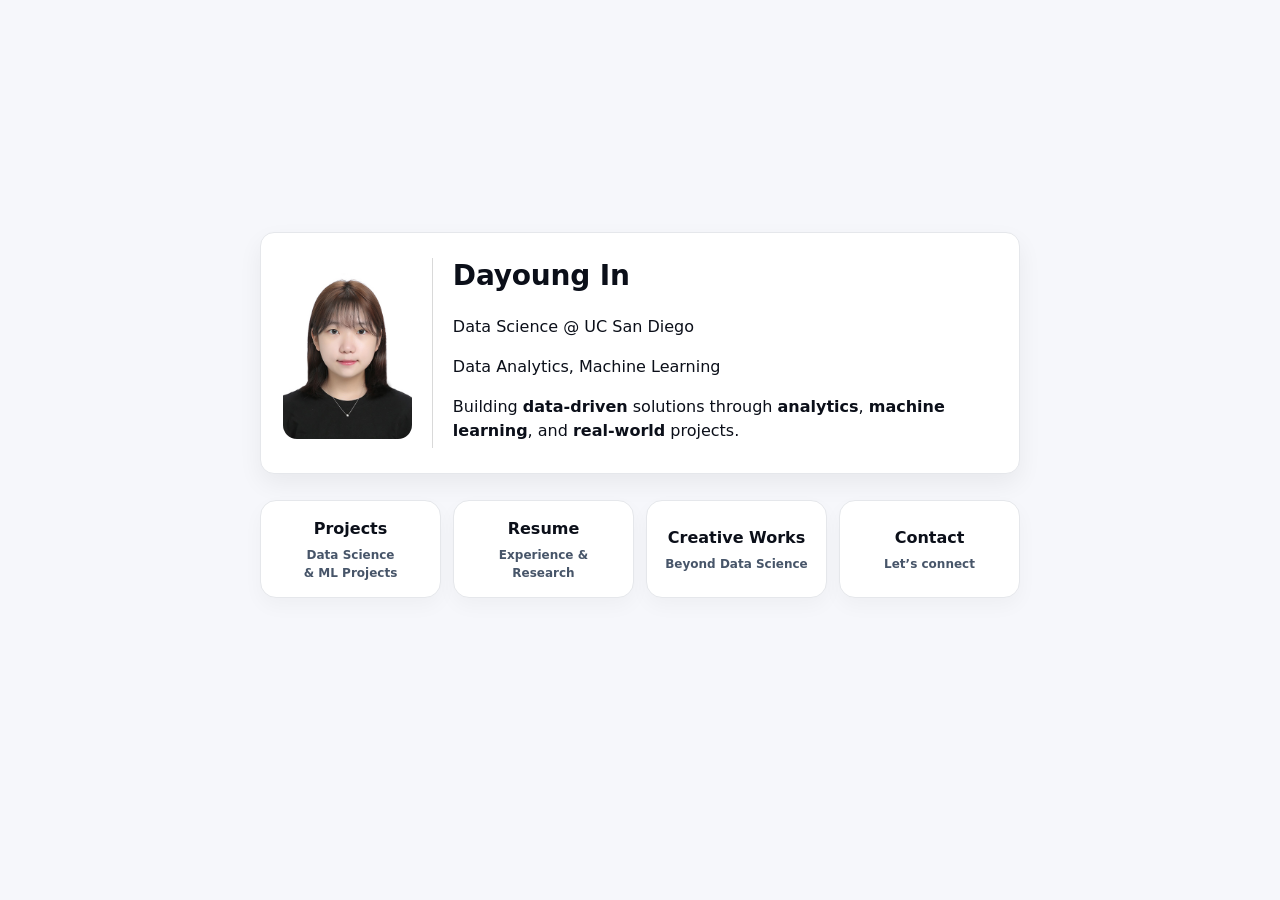
<file: index.html>
<!doctype html>
<!--
  Portfolio: single-page layout (About Me / Projects / Contact).
  No JS and no frameworks; navigation uses plain anchor links + CSS.
-->
<html lang="en">
  <head>
    <meta charset="utf-8" />
    <meta name="viewport" content="width=device-width, initial-scale=1" />
    <meta name="description" content="Portfolio of Dayoung In: Data Science, Data Analyst, Machine Learning." />
    <title>Dayoung In | Portfolio</title>
    <link rel="stylesheet" href="./styles.css" />
  </head>

  <body id="top" class="home-page">
    <a class="skip-link" href="#main">Skip to content</a>
    <main id="main">
      <section class="home-section" id="about" aria-label="Home">
        <div class="container">

          <!-- <p class="home-greeting">Hi 👋, I'm</p> -->
          <div class="about-card">
            <div class="about-content">
              <img src="./images/profile-photo.jpg" class="about-image">
              <div class="about-divider" aria-hidden="true"></div>
              <div class="about-info">
                <h3 class="about-name">Dayoung In</h3>
                <p class="about-text">Data Science @ UC San Diego</p>
                <p class="about-text">Data Analytics, Machine Learning</p>
                <p class="about-text">Building <strong>data-driven</strong> solutions through <strong>analytics</strong>, <strong>machine learning</strong>, and <strong>real-world</strong> projects.</p>
              </div>
            </div>
          </div>

          <div class="home-actions">
            <a href="./projects.html" class="home-action-card">
              <span>Projects</span>
              <small>Data Science <br> & ML Projects</small>
            </a>

            <a href="./resume.html" class="home-action-card">
              <span>Resume</span>
              <small>Experience & Research</small>
            </a>

            <a href="./creativeworks.html" class="home-action-card">
              <span>Creative Works</span>
              <small>Beyond Data Science</small>
            </a>

            <a href="./contact.html" class="home-action-card">
              <span>Contact</span>
              <small>Let’s connect</small>
            </a>
          </div>
        </div>
      </section>
    </main>

    <script src="./script.js"></script>
  </body>
</html>
</file>
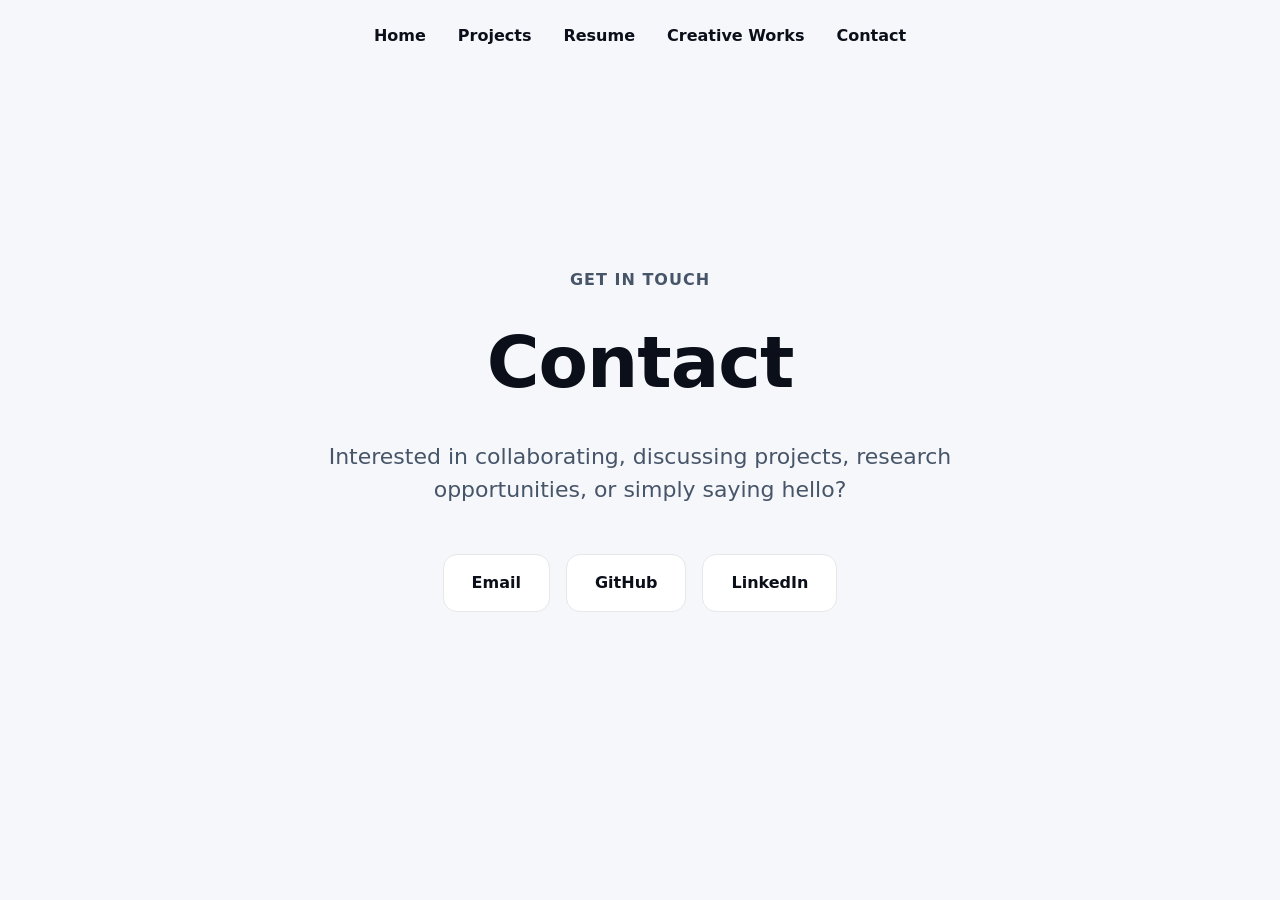
<file: contact.html>
<!doctype html>
<html lang="en">
<head>
  <meta charset="utf-8">
  <meta name="viewport" content="width=device-width,initial-scale=1">
  <title>Contact | Dayoung In</title>
  <link rel="stylesheet" href="./styles.css">
</head>

<body>

<header class="page-header">
  <nav class="page-nav">
    <a href="./index.html">Home</a>
    <a href="./projects.html">Projects</a>
    <a href="./resume.html">Resume</a>
    <a href="./creativeworks.html">Creative Works</a>
    <a href="./contact.html">Contact</a>
  </nav>
</header>

<main class="contact-page">

  <div class="contact-container">

    <p class="page-label">GET IN TOUCH</p>

    <h1>Contact</h1>

    <p class="contact-description">
      Interested in collaborating, discussing projects,
      research opportunities, or simply saying hello?
    </p>

    <div class="contact-buttons">

      <a
        href="mailto:dain@ucsd.edu"
        class="contact-btn"
      >
        Email
      </a>

      <a
        href="https://github.com/dayoungin99"
        target="_blank"
        class="contact-btn"
      >
        GitHub
      </a>

      <a
        href="https://linkedin.com/in/dayoungin"
        target="_blank"
        class="contact-btn"
      >
        LinkedIn
      </a>

    </div>

  </div>

</main>

</body>
</html>
</file>
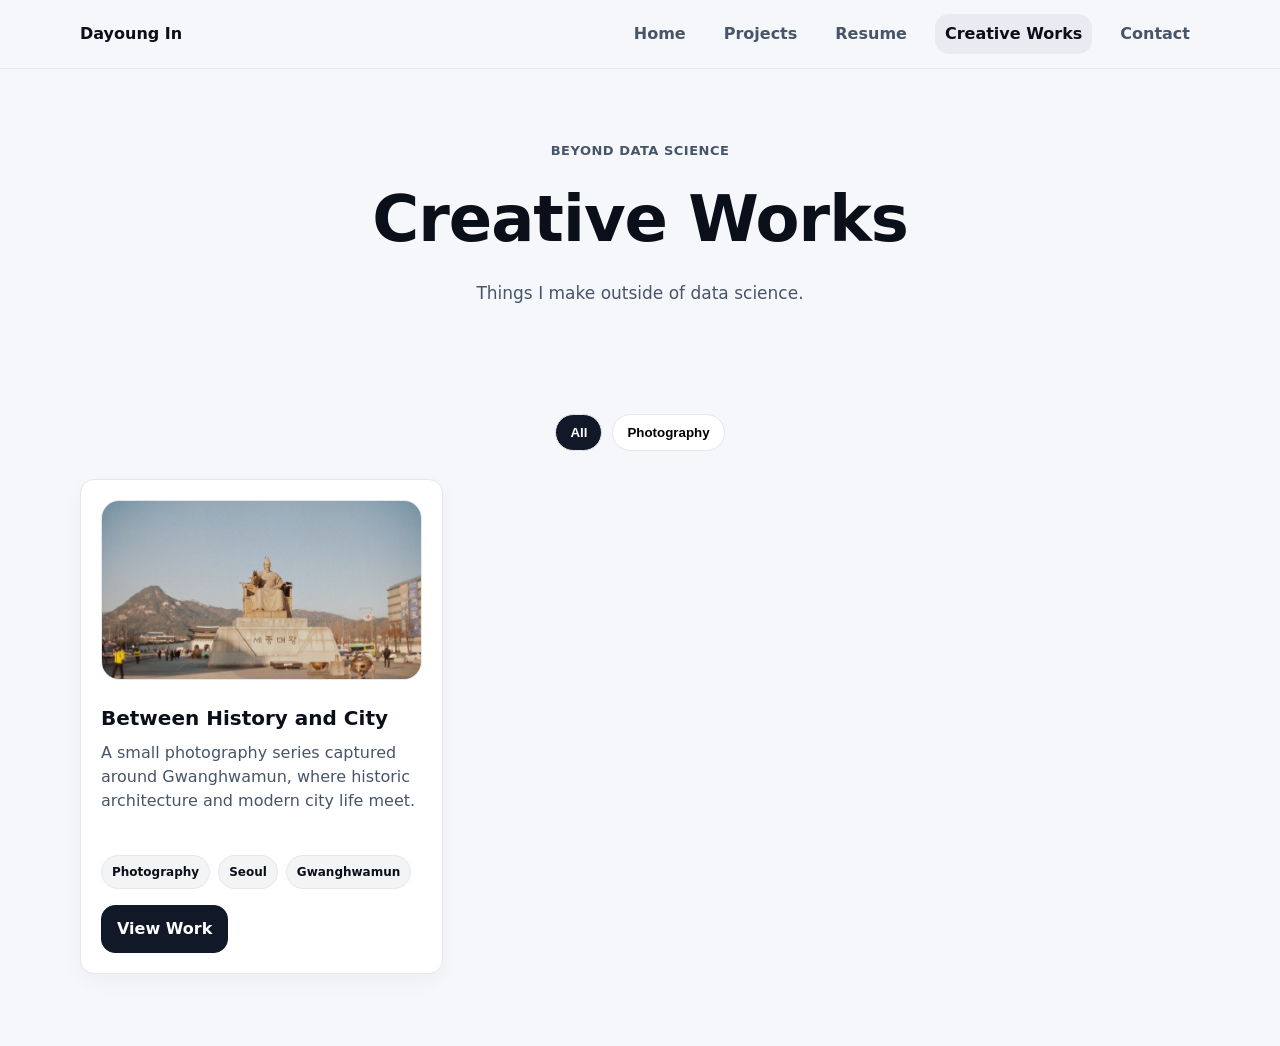
<file: creativeworks.html>
<!doctype html>
<html lang="en">
  <head>
    <meta charset="utf-8">
    <meta name="viewport" content="width=device-width,initial-scale=1">
    <title>Creative Works | Dayoung In</title>
    <link rel="stylesheet" href="./styles.css">
  </head>

  <body>
    <header class="site-header">
      <div class="container header-inner">
        <a class="brand" href="./index.html">
          <span class="brand-text">Dayoung In</span>
        </a>

        <nav class="nav">
          <a class="nav-link" href="./index.html">Home</a>
          <a class="nav-link" href="./projects.html">Projects</a>
          <a class="nav-link" href="./resume.html">Resume</a>
          <a class="nav-link active" href="./creativeworks.html">Creative Works</a>
          <a class="nav-link" href="./contact.html">Contact</a>
        </nav>
      </div>
    </header>

    <main>
      <section class="section page-hero">
        <div class="container">
          <p class="page-kicker">Beyond Data Science</p>
          <h1>Creative Works</h1>
          <p class="page-description">
            Things I make outside of data science.
          </p>
        </div>
      </section>

      <section class="section">
        <div class="container">
          <div class="filter-row">
            <button class="filter-btn active" data-creative-filter="All">All</button>
            <button class="filter-btn" data-creative-filter="Photography">Photography</button>
          </div>

          <div class="cards" id="creativeCards" role="list" aria-label="Creative Works cards"></div>
        </div>
      </section>
    </main>

    <script src="./script.js"></script>
  </body>
</html>
</file>
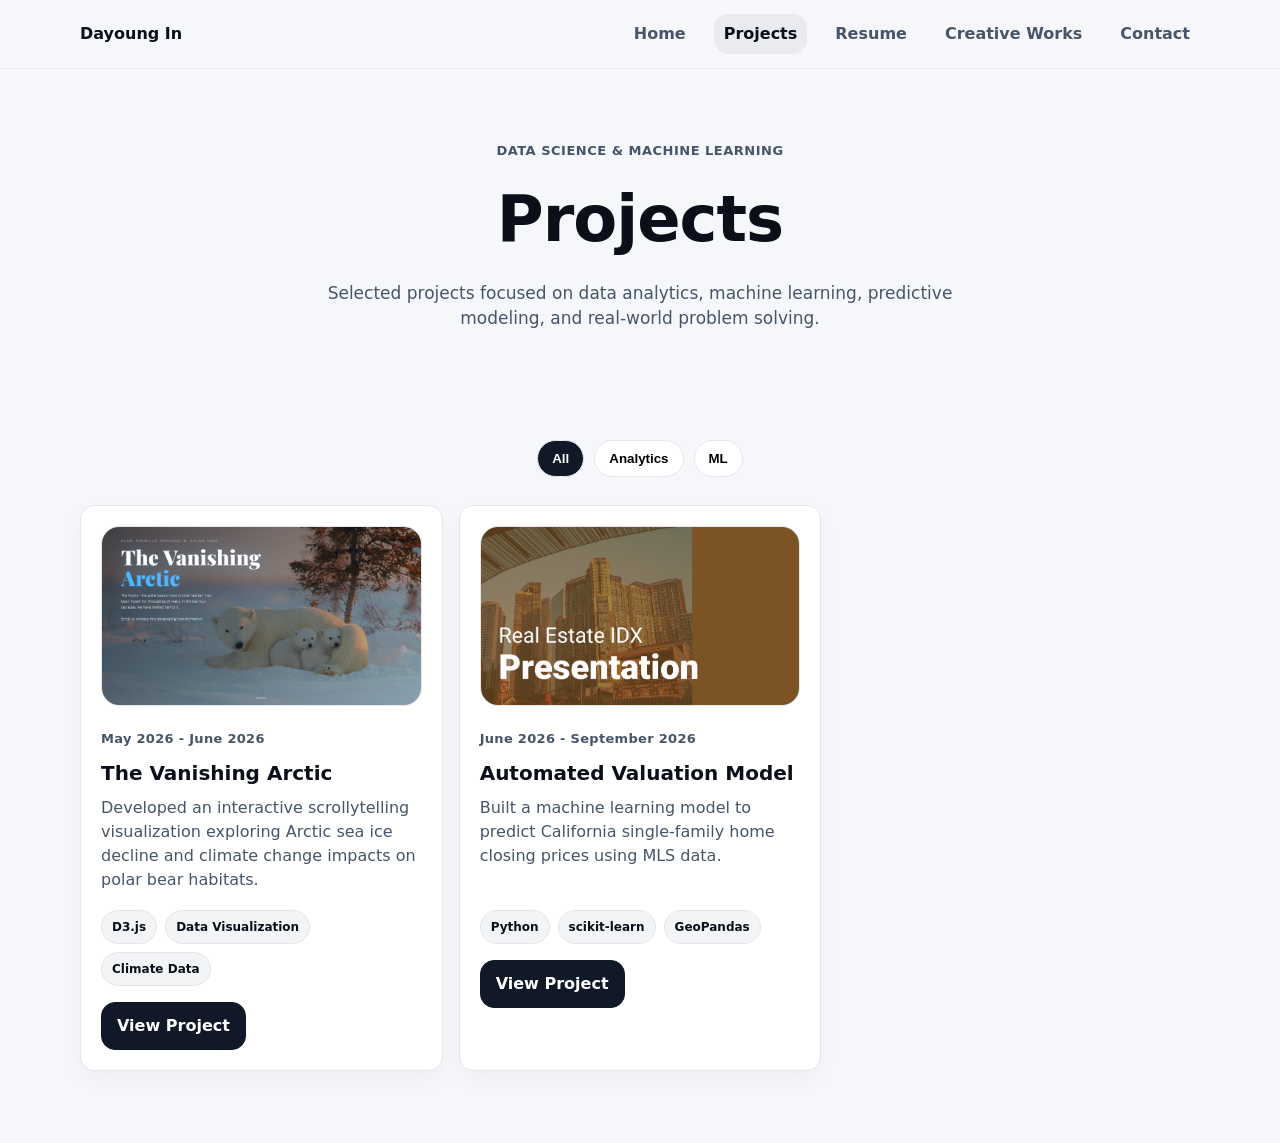
<file: projects.html>
<!doctype html>
<html lang="en">
  <head>
    <meta charset="utf-8" />
    <meta name="viewport" content="width=device-width, initial-scale=1" />
    <title>Projects | Dayoung In</title>
    <link rel="stylesheet" href="./styles.css" />
  </head>

  <body>
    <header class="site-header">
      <div class="container header-inner">
        <a class="brand" href="./index.html">
          <span class="brand-text">Dayoung In</span>
        </a>

        <nav class="nav" aria-label="Primary navigation">
          <a class="nav-link" href="./index.html">Home</a>
          <a class="nav-link active" href="./projects.html">Projects</a>
          <a class="nav-link" href="./resume.html">Resume</a>
          <a class="nav-link" href="./creativeworks.html">Creative Works</a>
          <a class="nav-link" href="./contact.html">Contact</a>
        </nav>
      </div>
    </header>

    <main>
      <section class="section page-hero">
        <div class="container">
          <p class="page-kicker">Data Science & Machine Learning</p>
          <h1>Projects</h1>
          <p class="page-description">
            Selected projects focused on data analytics, machine learning, predictive modeling, and real-world problem solving.
          </p>
        </div>
      </section>

      <section class="section">
        <div class="container">
          <div class="filter-row">
            <button class="filter-btn active" data-filter="All">All</button>
            <button class="filter-btn" data-filter="Analytics">Analytics</button>
            <button class="filter-btn" data-filter="ML">ML</button>
          </div>

          <div class="cards" id="projectCards" role="list" aria-label="Project cards"></div>
        </div>
      </section>
    </main>

    <script src="./script.js"></script>
  </body>
</html>
</file>
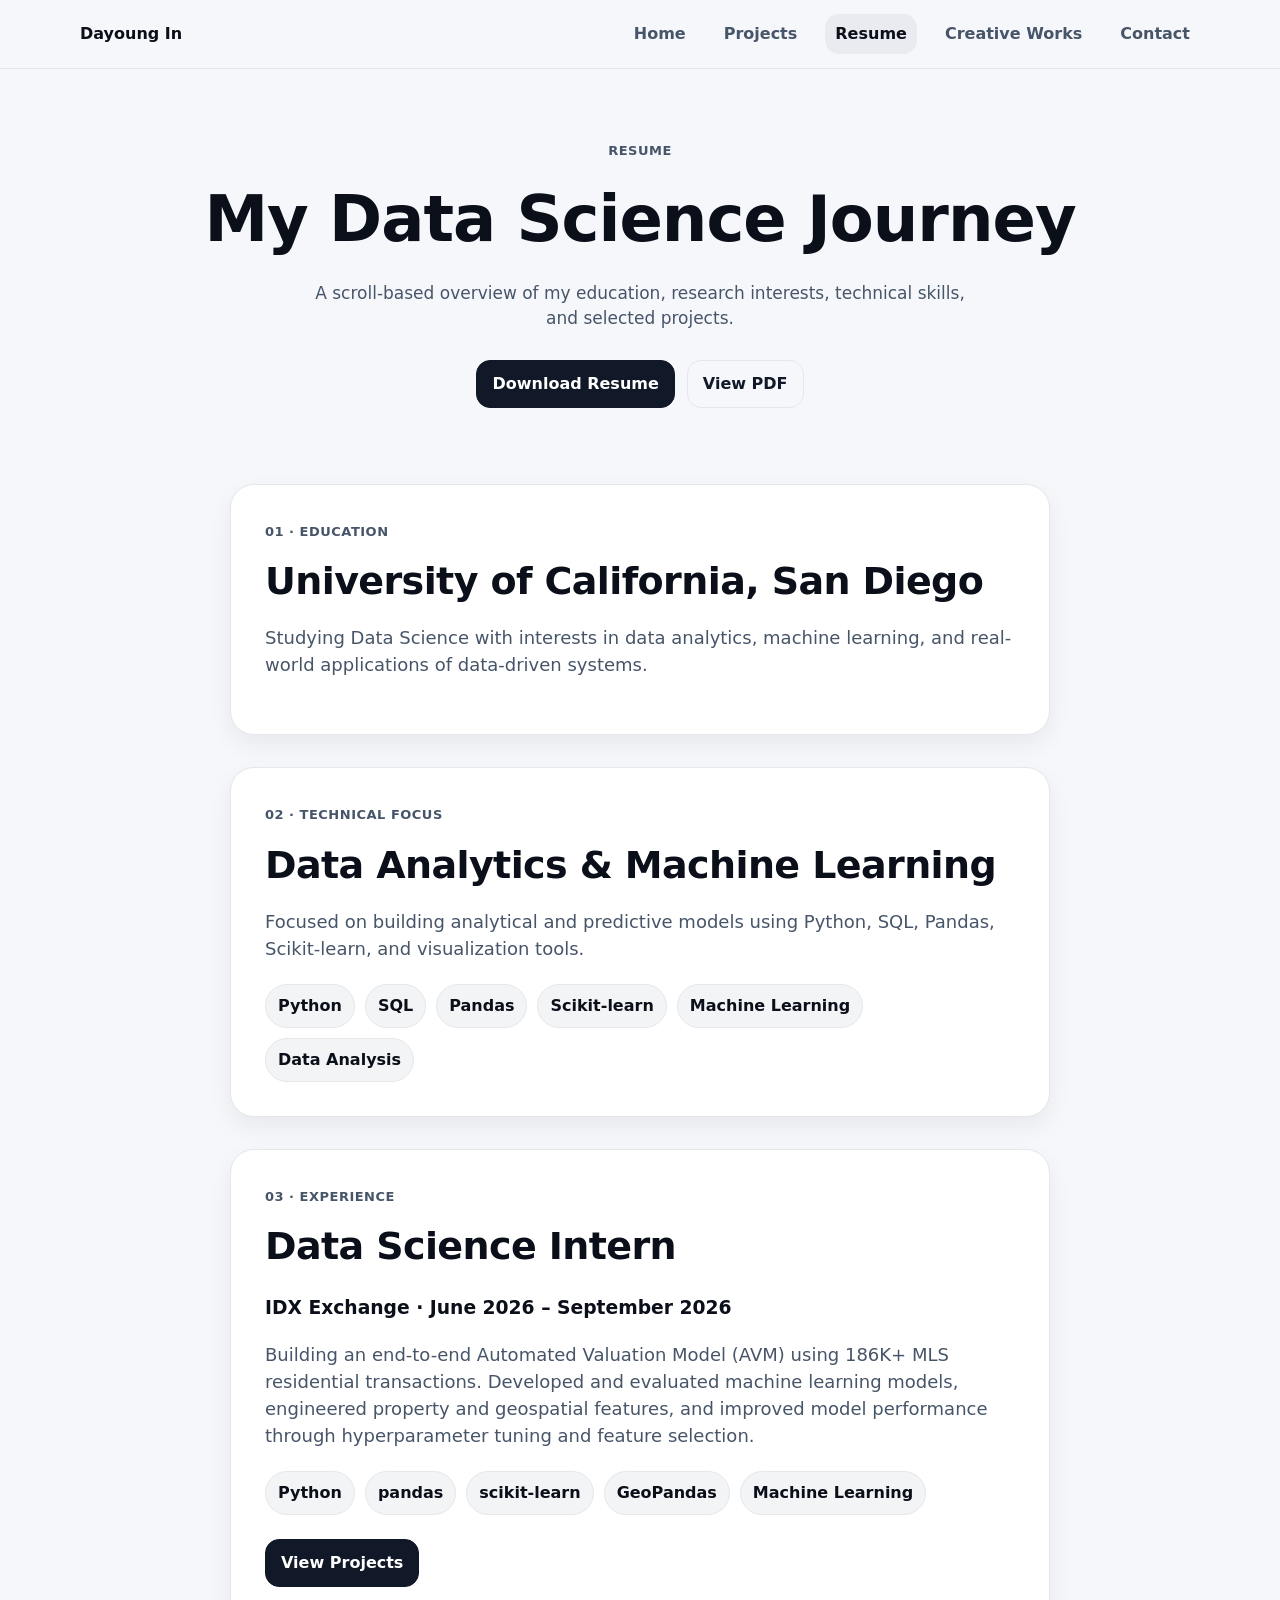
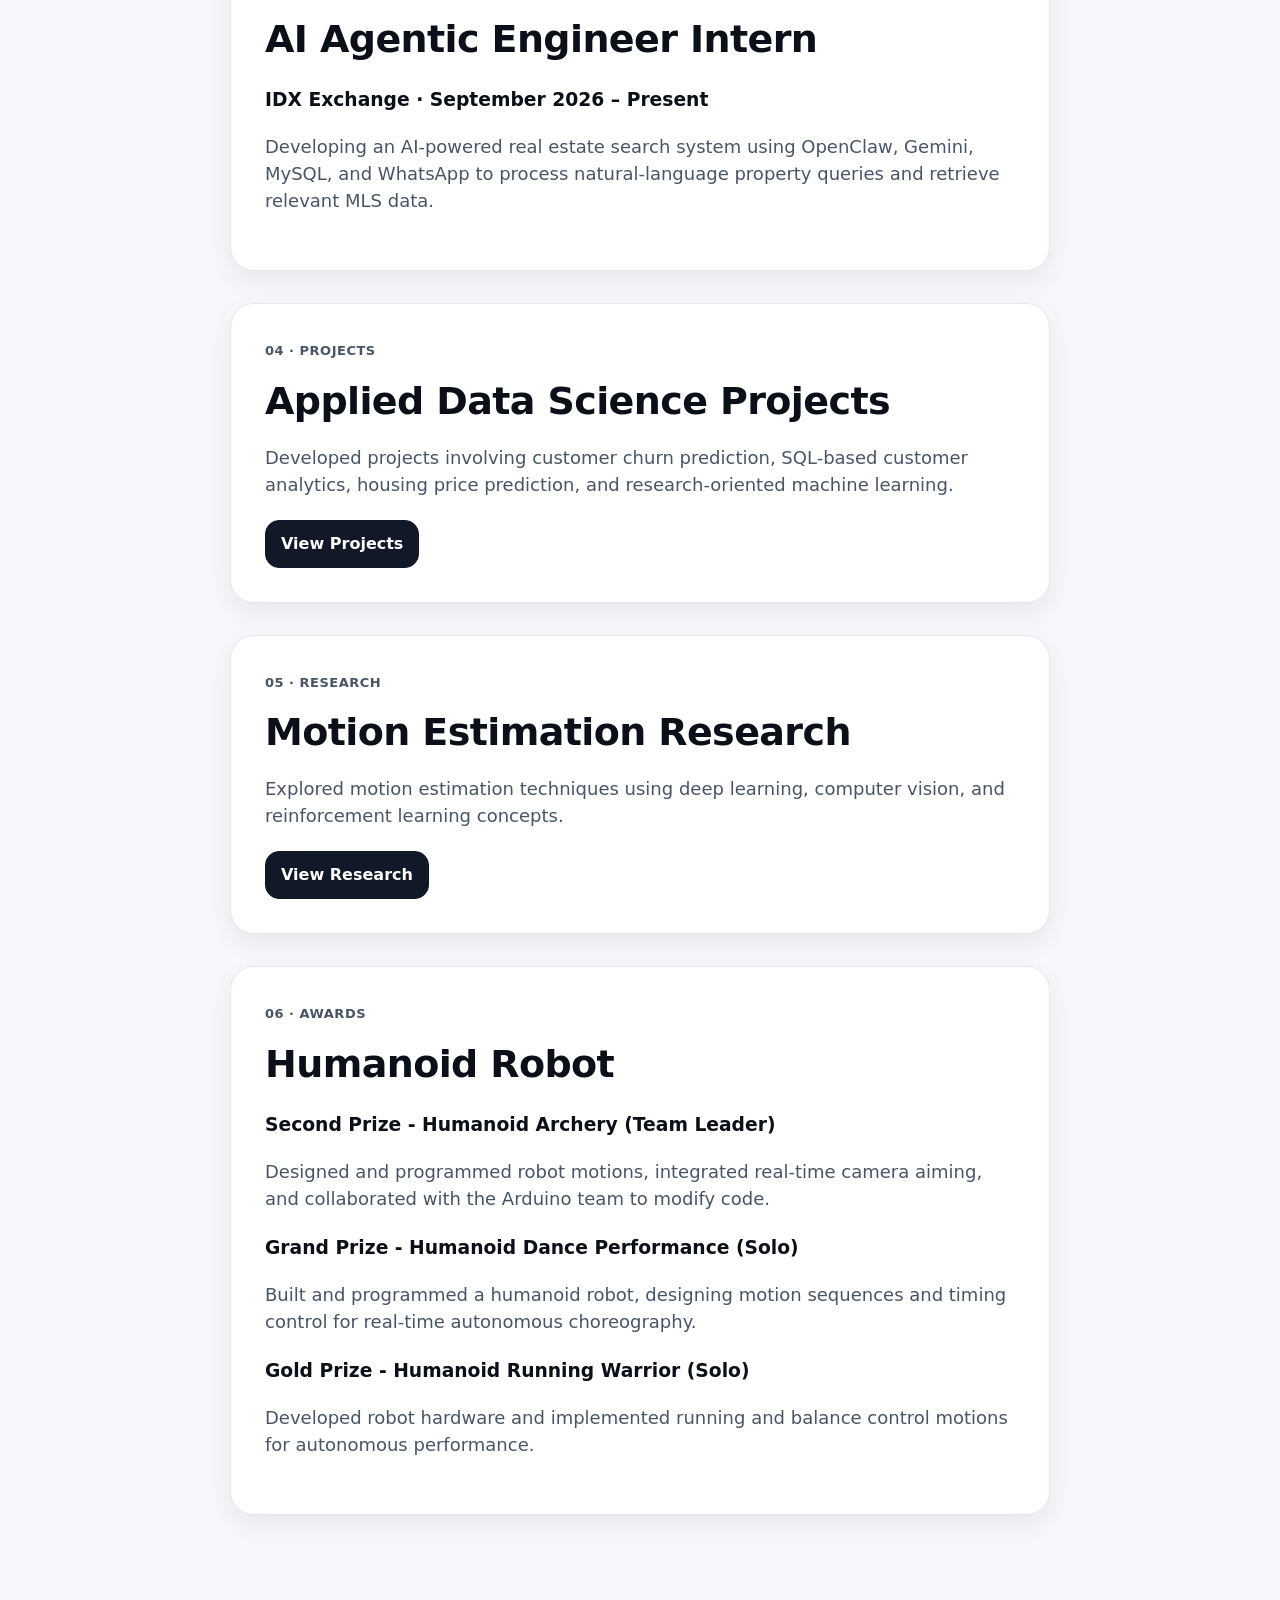
<file: resume.html>
<!doctype html>
<html lang="en">
<head>
  <meta charset="utf-8">
  <meta name="viewport" content="width=device-width,initial-scale=1">
  <title>Resume | Dayoung In</title>
  <link rel="stylesheet" href="./styles.css">
</head>

<body>
  <header class="site-header">
    <div class="container header-inner">
      <a class="brand" href="./index.html">
        <span class="brand-text">Dayoung In</span>
      </a>

      <nav class="nav">
        <a class="nav-link" href="./index.html">Home</a>
        <a class="nav-link" href="./projects.html">Projects</a>
        <a class="nav-link active" href="./resume.html">Resume</a>
        <a class="nav-link" href="./creativeworks.html">Creative Works</a>
        <a class="nav-link" href="./contact.html">Contact</a>
        </button>
      </nav>
    </div>
  </header>

  <main>
    <section class="section page-hero">
      <div class="container">
        <p class="page-kicker">Resume</p>
        <h1>My Data Science Journey</h1>
        <p class="page-description">
          A scroll-based overview of my education, research interests, technical skills, and selected projects.
        </p>

        <div class="resume-hero-actions">
          <a class="btn btn-primary" href="./DayoungIn-Resume.pdf" download>Download Resume</a>
          <a class="btn btn-secondary" href="./DayoungIn-Resume.pdf" target="_blank" rel="noreferrer">View PDF</a>
        </div>
      </div>
    </section>

    <section class="resume-story-section">
      <div class="container resume-story">

        <article class="resume-step reveal">
          <span class="resume-label">01 · Education</span>
          <h2>University of California, San Diego</h2>
          <p>
            Studying Data Science with interests in data analytics,
            machine learning, and real-world applications of data-driven systems.
          </p>
        </article>

        <article class="resume-step reveal">
          <span class="resume-label">02 · Technical Focus</span>
          <h2>Data Analytics & Machine Learning</h2>
          <p>
            Focused on building analytical and predictive models using Python,
            SQL, Pandas, Scikit-learn, and visualization tools.
          </p>

          <ul class="resume-tags">
            <li>Python</li>
            <li>SQL</li>
            <li>Pandas</li>
            <li>Scikit-learn</li>
            <li>Machine Learning</li>
            <li>Data Analysis</li>
          </ul>
        </article>


        <article class="resume-step reveal">
          <span class="resume-label">03 · Experience</span>
          <h2>Data Science Intern</h2>
          <h3>IDX Exchange · June 2026 – September 2026</h3>
          <p>
            Building an end-to-end Automated Valuation Model (AVM) using 186K+ MLS
            residential transactions. Developed and evaluated machine learning models,
            engineered property and geospatial features, and improved model performance
            through hyperparameter tuning and feature selection.
          </p>

          <ul class="resume-tags">
            <li>Python</li>
            <li>pandas</li>
            <li>scikit-learn</li>
            <li>GeoPandas</li>
            <li>Machine Learning</li>
          </ul>
          <br>
          <a class="btn btn-primary" href="./projects/automated-valuation-model.html">View Projects</a>
          <br><br>
          <h2>AI Agentic Engineer Intern</h2>
          <h3>IDX Exchange · September 2026 – Present</h3>
          <p>
            Developing an AI-powered real estate search system using OpenClaw, Gemini, MySQL, 
            and WhatsApp to process natural-language property queries and retrieve relevant MLS data.
          </p>
        </article>
        
        <article class="resume-step reveal">
          <span class="resume-label">04 · Projects</span>
          <h2>Applied Data Science Projects</h2>
          <p>
            Developed projects involving customer churn prediction,
            SQL-based customer analytics, housing price prediction,
            and research-oriented machine learning.
          </p>

          <a class="btn btn-primary" href="./projects.html">View Projects</a>
        </article>

        <article class="resume-step reveal">
          <span class="resume-label">05 · Research</span>
          <h2>Motion Estimation Research</h2>
          <p>
            Explored motion estimation techniques using deep learning,
            computer vision, and reinforcement learning concepts.
          </p>

          <a class="btn btn-primary" href="https://www.riss.kr/search/detail/DetailView.do?p_mat_type=1a0202e37d52c72d&control_no=e5e179b1c68f406e7ecd42904f0c5d65&keyword=" target="_blank">View Research</a>
        </article>

        <article class="resume-step reveal">
          <span class="resume-label">06 · Awards</span>
          <h2>Humanoid Robot</h2>
          <h3>Second Prize - Humanoid Archery (Team Leader)</h3>
          <p>
            Designed and programmed robot motions, 
            integrated real-time camera aiming, 
            and collaborated with the Arduino team to modify code.
          </p>
          <h3>Grand Prize - Humanoid Dance Performance (Solo)</h3>
          <p>
            Built and programmed a humanoid robot, 
            designing motion sequences and timing control for real-time autonomous choreography.
          </p>
          <h3>Gold Prize - Humanoid Running Warrior (Solo)</h3>
          <p>
            Developed robot hardware and implemented running 
            and balance control motions for autonomous performance.
          </p>
        </article>
      </div>
    </section>
  </main>

  <script src="./script.js"></script>
</body>
</html>
</file>
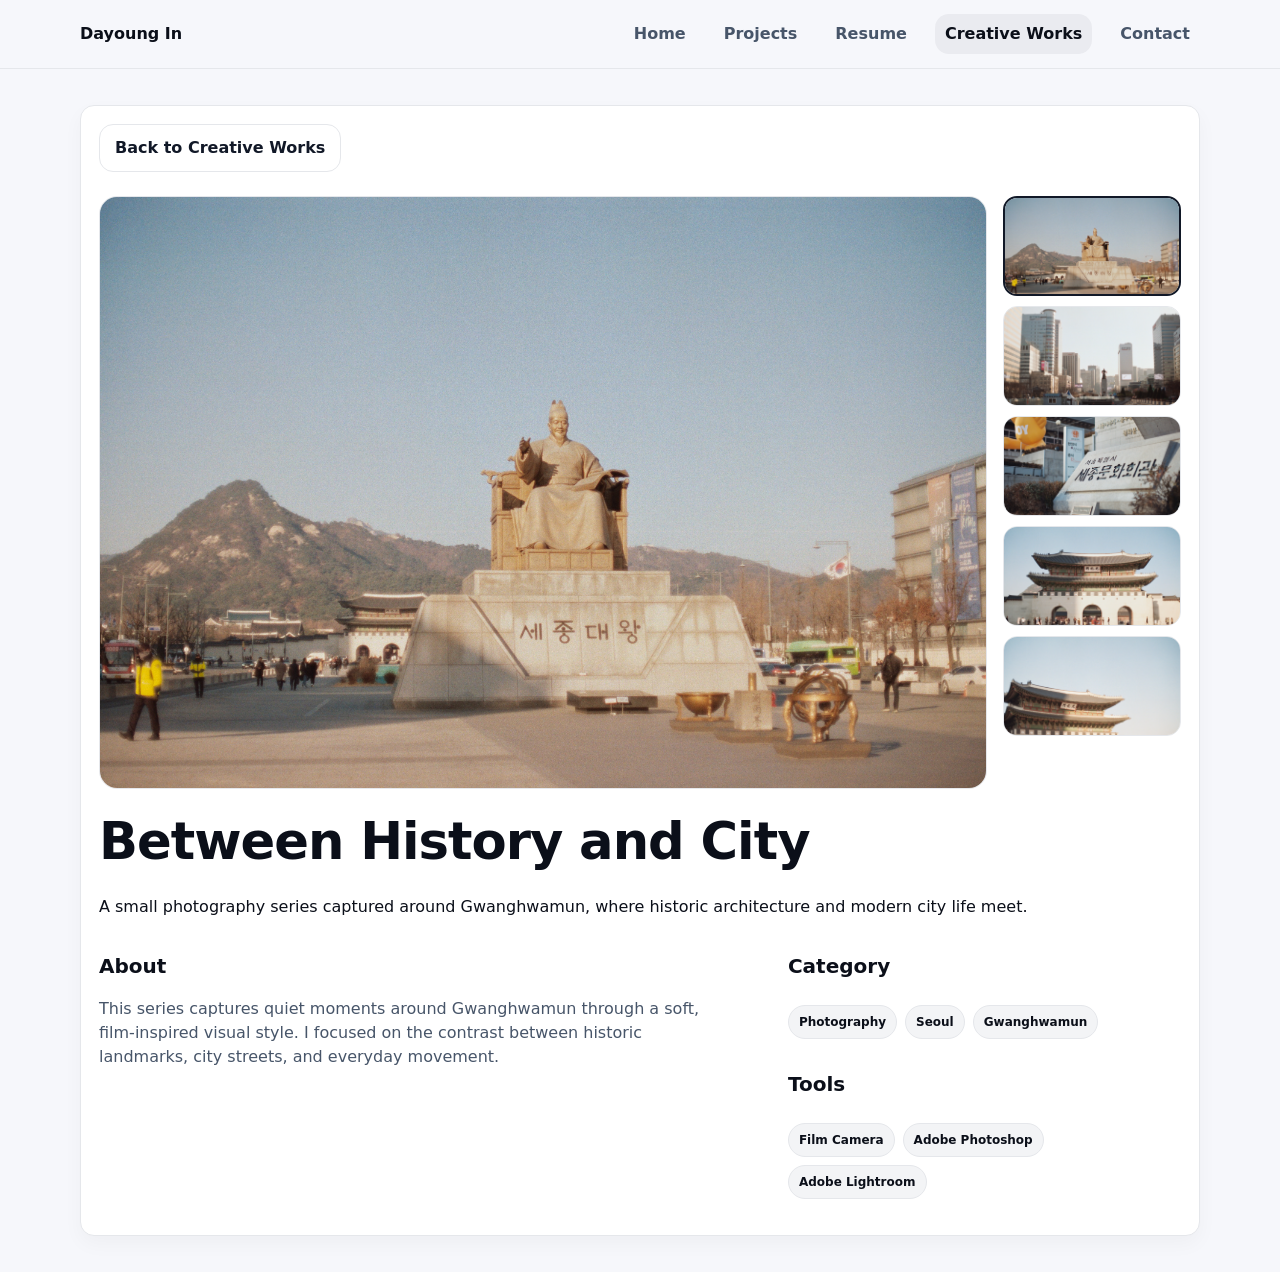
<file: creative-works/between-history-and-city.html>
<!doctype html>
<html lang="en">
  <head>
    <meta charset="utf-8" />
    <meta name="viewport" content="width=device-width, initial-scale=1" />
    <title>Between History and City | Dayoung In</title>
    <link rel="stylesheet" href="../styles.css" />
  </head>

  <body>
    <header class="site-header">
      <div class="container header-inner">
        <a class="brand" href="../index.html">
          <span class="brand-text">Dayoung In</span>
        </a>

        <nav class="nav">
          <a class="nav-link" href="../index.html">Home</a>
          <a class="nav-link" href="../projects.html">Projects</a>
          <a class="nav-link" href="../resume.html">Resume</a>
          <a class="nav-link active" href="../creativeworks.html">Creative Works</a>
          <a class="nav-link" href="../contact.html">Contact</a>
        </nav>
      </div>
    </header>

    <main>
      <section class="section section-detail">
        <div class="container">
          <article class="card detail-card">
            <a class="btn btn-secondary" href="../creativeworks.html">Back to Creative Works</a>

            <div class="project-gallery">
              <img
                id="mainProjectImage"
                class="project-gallery-main"
                src="../cw-images/between-hist-city/king-sejong.JPG"
                alt="Gwanghwamun photography main preview"
              />

              <div class="project-gallery-thumbs">
                <button type="button" class="gallery-thumb active" data-image="../cw-images/between-hist-city/king-sejong.JPG" data-alt="Gwanghwamun street view">
                  <img src="../cw-images/between-hist-city/king-sejong.JPG" alt="Gwanghwamun street view">
                </button>

                <button type="button" class="gallery-thumb" data-image="../cw-images/between-hist-city/gwanghwamun.JPG" data-alt="City view around Gwanghwamun">
                  <img src="../cw-images/between-hist-city/gwanghwamun.JPG" alt="City view around Gwanghwamun">
                </button>

                <button type="button" class="gallery-thumb" data-image="../cw-images/between-hist-city/sejong-performing-arts.JPG" data-alt="Statue near Gwanghwamun">
                  <img src="../cw-images/between-hist-city/sejong-performing-arts.JPG" alt="Statue near Gwanghwamun">
                </button>

                <button type="button" class="gallery-thumb" data-image="../cw-images/between-hist-city/palace-front.jpg" data-alt="Gwanghwamun palace gate">
                  <img src="../cw-images/between-hist-city/palace-front.jpg" alt="Gwanghwamun palace gate">
                </button>

                <button type="button" class="gallery-thumb" data-image="../cw-images/between-hist-city/palace-side.JPG" data-alt="Historic architecture in Gwanghwamun">
                  <img src="../cw-images/between-hist-city/palace-side.JPG" alt="Historic architecture in Gwanghwamun">
                </button>
              </div>
            </div>

            <h1 class="detail-title">Between History and City</h1>

            <p class="lead">
              A small photography series captured around Gwanghwamun, where historic architecture and modern city life meet.
            </p>

            <div class="project-info-grid">
              <div>
                <h3>About</h3>
                <p>
                  This series captures quiet moments around Gwanghwamun through a soft, film-inspired visual style.
                  I focused on the contrast between historic landmarks, city streets, and everyday movement.
                </p>
              </div>

              <aside class="project-sidebar">
                <h3>Category</h3>
                <ul class="tag-row">
                  <li class="tag">Photography</li>
                  <li class="tag">Seoul</li>
                  <li class="tag">Gwanghwamun</li>
                </ul>

                <h3>Tools</h3>
                <ul class="tag-row">
                  <li class="tag">Film Camera</li>
                  <li class="tag">Adobe Photoshop</li>
                  <li class="tag">Adobe Lightroom</li>
                </ul>
              </aside>
            </div>
          </article>
        </div>
      </section>
    </main>

    <script src="../script.js"></script>
  </body>
</html>
</file>
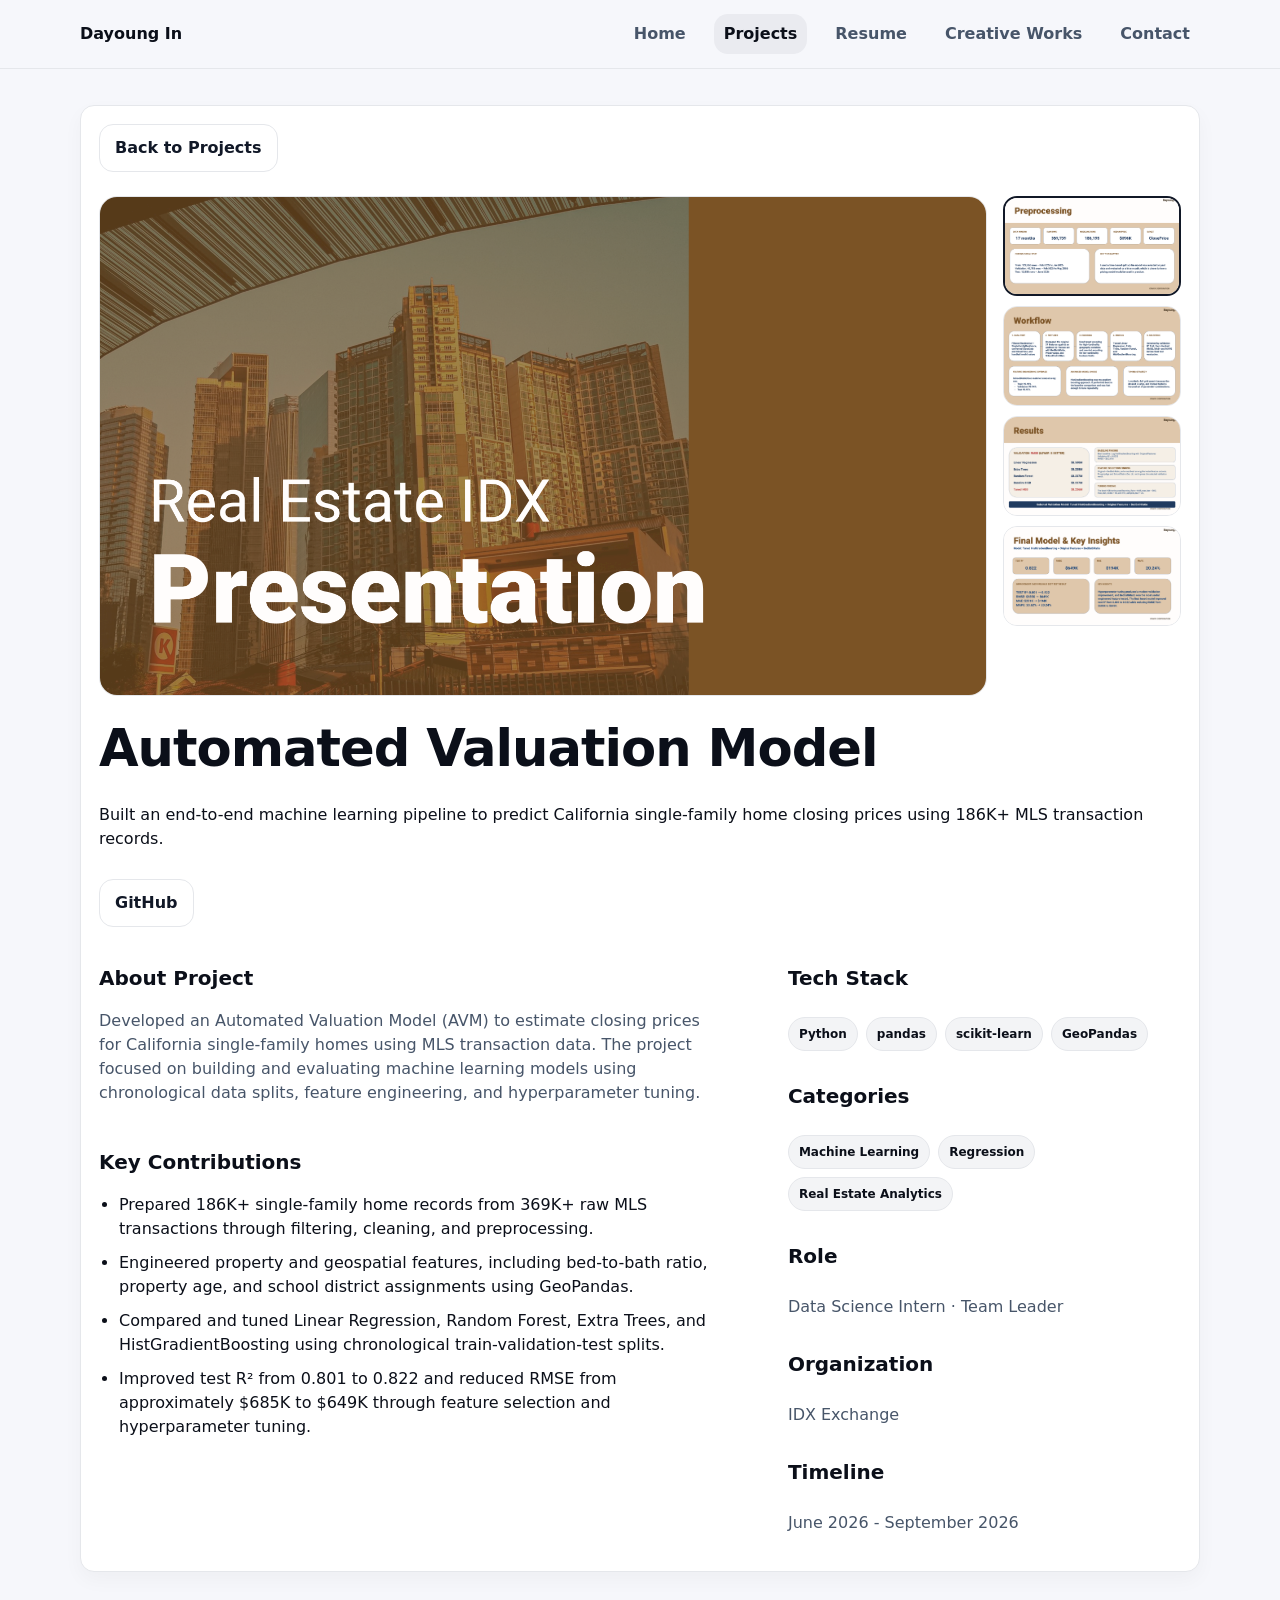
<file: projects/automated-valuation-model.html>
<!doctype html>
<html lang="en">
  <head>
    <meta charset="utf-8" />
    <meta name="viewport" content="width=device-width, initial-scale=1" />

    <meta
      name="description"
      content="Automated Valuation Model project detail: machine learning model for predicting California single-family home closing prices using MLS data."
    />

    <title>Automated Valuation Model | Dayoung In</title>

    <link rel="stylesheet" href="../styles.css" />
  </head>

  <body>
    <a class="skip-link" href="#main">Skip to content</a>
    <header class="site-header">
      <div class="container header-inner">
        <a class="brand" href="../index.html" aria-label="Dayoung In home">
          <span class="brand-mark" aria-hidden="true"></span>
          <span class="brand-text">Dayoung In</span>
        </a>

        <nav class="nav" aria-label="Project navigation">
          <a class="nav-link" href="../index.html">Home</a>
          <a class="nav-link active" href="../projects.html">Projects</a>
          <a class="nav-link" href="../resume.html">Resume</a>
          <a class="nav-link" href="../creativeworks.html">Creative Works</a>
          <a class="nav-link" href="../contact.html">Contact</a>
        </nav>
      </div>
    </header>

    <main id="main">
      <section
        class="section section-detail"
        aria-label="Automated Valuation Model detail"
      >
        <div class="container">
          <article class="card detail-card">
            <a class="btn btn-secondary" href="../projects.html">
              Back to Projects
            </a>

            <div class="project-gallery">
              <img
                id="mainProjectImage"
                class="project-gallery-main"
                src="../images/avm/cover.png"
                alt="Automated Valuation Model"
              />

              <div class="project-gallery-thumbs">
                <button
                  type="button"
                  class="gallery-thumb active"
                  data-image="../images/avm/preprocessing.png"
                  data-alt="Automated Valuation Model preprocessing"
                >
                  <img
                    src="../images/avm/preprocessing.png"
                    alt="model preprocessing"
                  />
                </button>

                <button
                  type="button"
                  class="gallery-thumb"
                  data-image="../images/avm/workflow.png"
                  data-alt="Automated Valuation Model workflow"
                >
                  <img
                    src="../images/avm/workflow.png"
                    alt="Machine learning workflow"
                  />
                </button>

                <button
                  type="button"
                  class="gallery-thumb"
                  data-image="../images/avm/results.png"
                  data-alt="Automated Valuation Model workflow"
                >
                  <img
                    src="../images/avm/results.png"
                    alt="Data preprocessing summary"
                  />
                </button>

                <button
                  type="button"
                  class="gallery-thumb"
                  data-image="../images/avm/final-model.png"
                  data-alt="Automated Valuation Model final model"
                >
                  <img
                    src="../images/avm/final-model.png"
                    alt="Final Model & Key Insights"
                  />
                </button>
              </div>
            </div>

            <h1 class="detail-title">
              Automated Valuation Model
            </h1>

            <p class="lead">
              Built an end-to-end machine learning pipeline to predict California
              single-family home closing prices using 186K+ MLS transaction records.
            </p>

            <div class="card-links top-links">
                <a
                    class="btn btn-secondary"
                    href="https://github.com/dayoungin-ucsd/IDX-Exchange-DS-Intern-Summer-2026"
                    target="_blank"
                >
                    GitHub
                </a>
                </div>

            <div class="project-info-grid">
              <div>
                <h3>About Project</h3>
                <p>
                  Developed an Automated Valuation Model (AVM) to estimate closing prices
                  for California single-family homes using MLS transaction data. The project
                  focused on building and evaluating machine learning models using
                  chronological data splits, feature engineering, and hyperparameter tuning.
                </p>

                <h3>Key Contributions</h3>
                <ul class="bullets">
                    <li>
                        Prepared 186K+ single-family home records from 369K+ raw MLS
                        transactions through filtering, cleaning, and preprocessing.
                    </li>

                    <li>
                        Engineered property and geospatial features, including bed-to-bath
                        ratio, property age, and school district assignments using GeoPandas.
                    </li>

                    <li>
                        Compared and tuned Linear Regression, Random Forest, Extra Trees,
                        and HistGradientBoosting using chronological train-validation-test
                        splits.
                    </li>

                    <li>
                        Improved test R² from 0.801 to 0.822 and reduced RMSE from
                        approximately $685K to $649K through feature selection and
                        hyperparameter tuning.
                    </li>
                </ul>
              </div>

              <aside class="project-sidebar">
                <h3>Tech Stack</h3>
                <ul class="tag-row">
                  <li class="tag">Python</li>
                  <li class="tag">pandas</li>
                  <li class="tag">scikit-learn</li>
                  <li class="tag">GeoPandas</li>
                </ul>

                <h3>Categories</h3>
                <ul class="tag-row">
                  <li class="tag">Machine Learning</li>
                  <li class="tag">Regression</li>
                  <li class="tag">Real Estate Analytics</li>
                </ul>

                <h3>Role</h3>
                <p>
                  Data Science Intern · Team Leader
                </p>

                <h3>Organization</h3>
                <p>
                  IDX Exchange
                </p>

                <h3>Timeline</h3>
                <p>
                  June 2026 - September 2026
                </p>
              </aside>
            </div>
          </article>
        </div>
      </section>
    </main>
    <script src="../script.js"></script>
  </body>
</html>
</file>
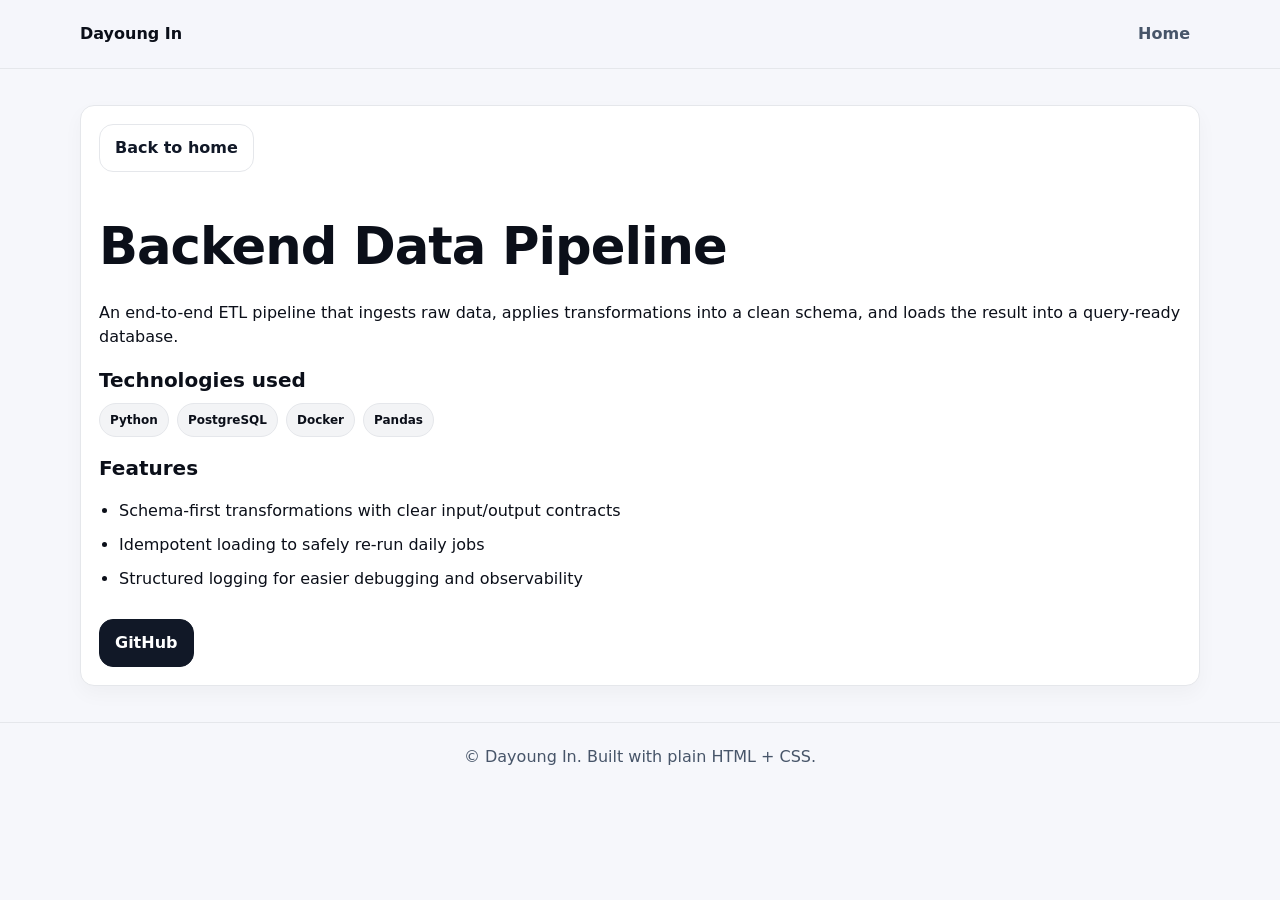
<file: projects/backend-data-pipeline.html>
<!doctype html>
<!--
  Project detail page: Backend Data Pipeline
  This page is linked from the project card on the home page.
-->
<html lang="en">
  <head>
    <meta charset="utf-8" />
    <meta name="viewport" content="width=device-width, initial-scale=1" />
    <meta
      name="description"
      content="Backend Data Pipeline project detail: ETL pipeline, transformations, and database loading."
    />
    <title>Backend Data Pipeline | Dayoung In</title>
    <link rel="stylesheet" href="../styles.css" />
  </head>
  <body>
    <a class="skip-link" href="#main">Skip to content</a>

    <header class="site-header">
      <div class="container header-inner">
        <a class="brand" href="../index.html" aria-label="Dayoung In home">
          <span class="brand-mark" aria-hidden="true"></span>
          <span class="brand-text">Dayoung In</span>
        </a>
        <nav class="nav" aria-label="Project navigation">
          <a class="nav-link" href="../index.html">Home</a>
        </nav>
      </div>
    </header>

    <main id="main">
      <section class="section section-detail" aria-label="Backend Data Pipeline detail">
        <div class="container">
          <article class="card detail-card">
            <a class="btn btn-secondary" href="../index.html">Back to home</a>

            <br><br>
            <h1 class="detail-title">Backend Data Pipeline</h1>
            <p class="lead">
              An end-to-end ETL pipeline that ingests raw data, applies transformations into a clean schema, and loads
              the result into a query-ready database.
            </p>

            <div class="detail-grid">
              <div>
                <h3>Technologies used</h3>
                <ul class="tag-row" aria-label="Technologies used">
                  <li class="tag">Python</li>
                  <li class="tag">PostgreSQL</li>
                  <li class="tag">Docker</li>
                  <li class="tag">Pandas</li>
                </ul>
              </div>

              <div>
                <h3>Features</h3>
                <ul class="bullets" aria-label="Project features">
                  <li>Schema-first transformations with clear input/output contracts</li>
                  <li>Idempotent loading to safely re-run daily jobs</li>
                  <li>Structured logging for easier debugging and observability</li>
                </ul>
              </div>
            </div>

            <div class="card-links">
              <!-- Replace with your real GitHub repo link -->
              <a
                class="btn btn-primary"
                href="https://github.com/YOUR_GITHUB_USERNAME/backend-data-pipeline"
                target="_blank"
                rel="noreferrer"
              >
                GitHub
              </a>
            </div>
          </article>
        </div>
      </section>
    </main>

    <footer class="site-footer">
      <div class="container">
        <p class="muted">© Dayoung In. Built with plain HTML + CSS.</p>
      </div>
    </footer>
  </body>
</html>
</file>
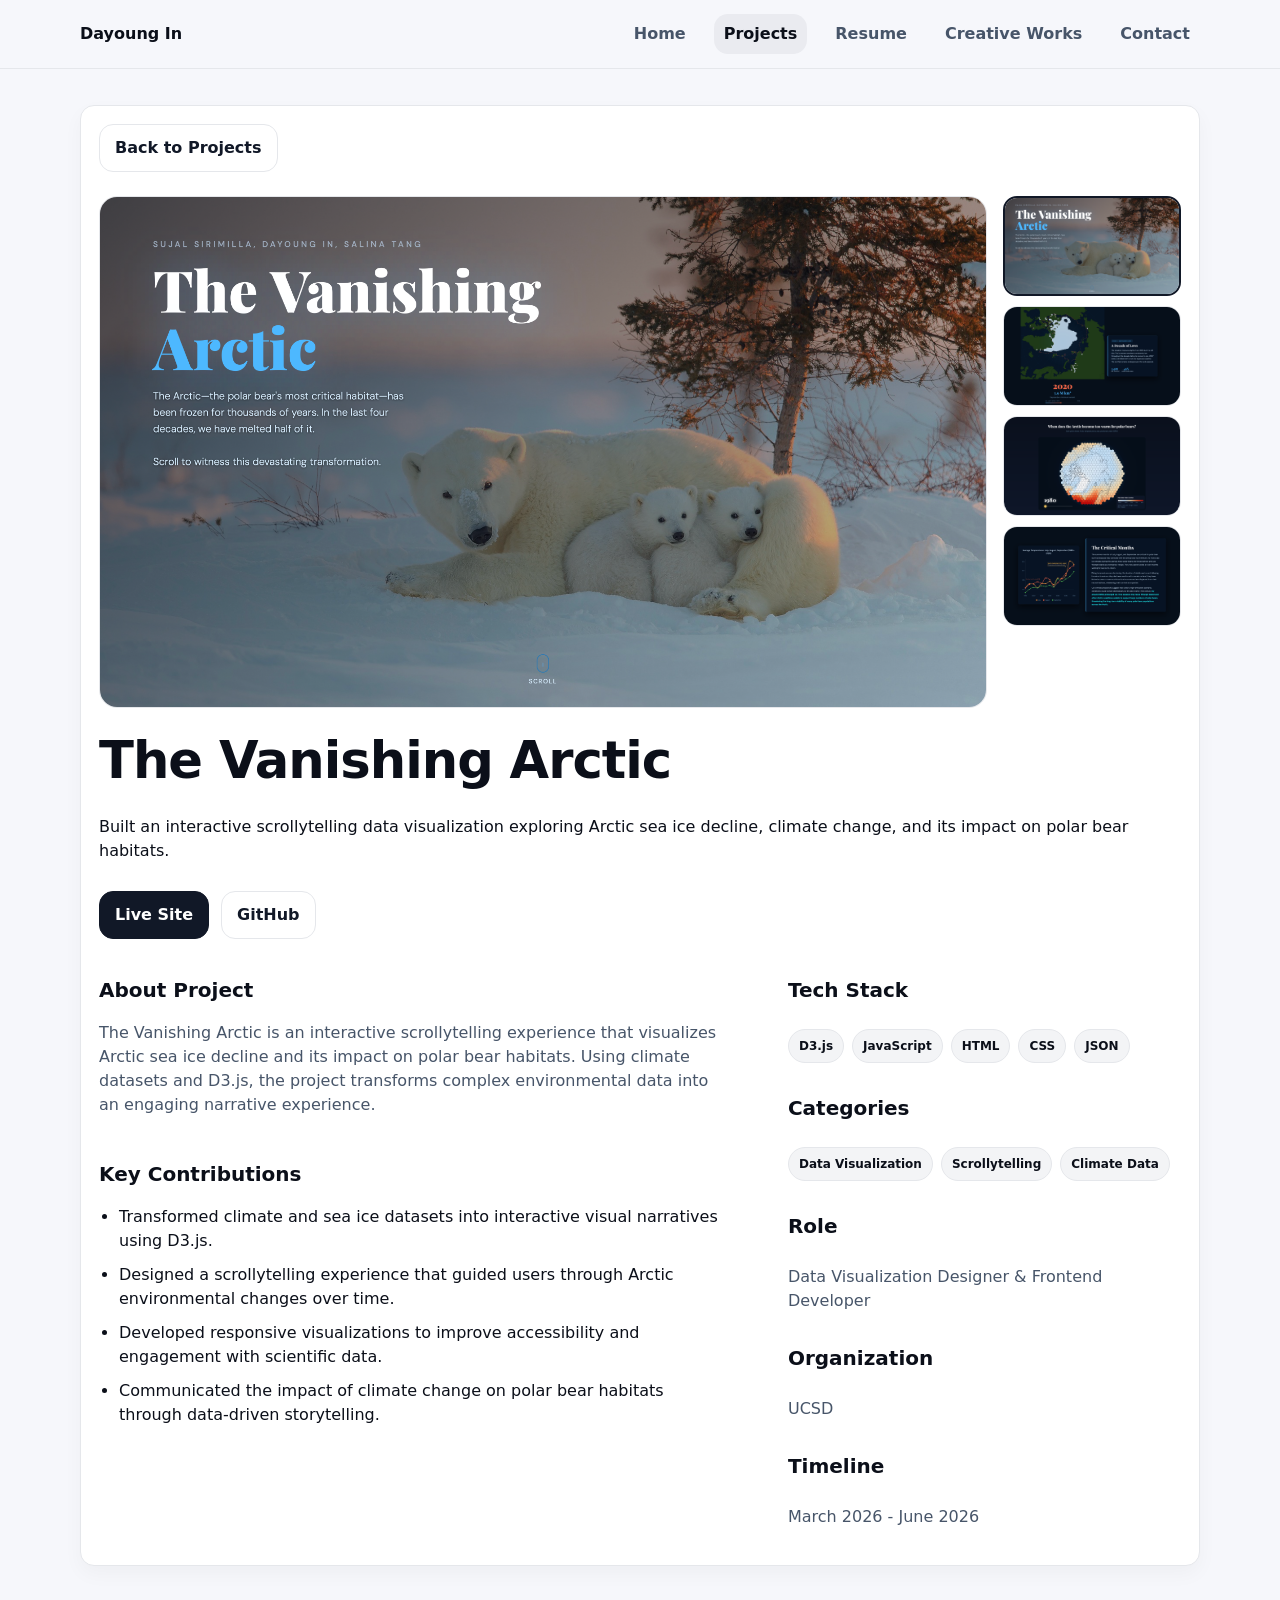
<file: projects/the-vanishing-arctic.html>
<!doctype html>
<html lang="en">
  <head>
    <meta charset="utf-8" />
    <meta name="viewport" content="width=device-width, initial-scale=1" />
    <meta
      name="description"
      content="The Vanishing Arctic project detail: interactive scrollytelling data visualization about Arctic sea ice loss and climate change."
    />
    <title>Data Analytics Project | Dayoung In</title>
    <link rel="stylesheet" href="../styles.css" />
  </head>
  <body>
    <a class="skip-link" href="#main">Skip to content</a>

    <header class="site-header">
      <div class="container header-inner">
        <a class="brand" href="../index.html" aria-label="Dayoung In home">
          <span class="brand-mark" aria-hidden="true"></span>
          <span class="brand-text">Dayoung In</span>
        </a>
        <nav class="nav" aria-label="Project navigation">
          <a class="nav-link" href="../index.html">Home</a>
          <a class="nav-link active" href="../projects.html">Projects</a>
          <a class="nav-link" href="../resume.html">Resume</a>
          <a class="nav-link" href="../creativeworks.html">Creative Works</a>
          <a class="nav-link" href="../contact.html">Contact</a>
        </nav>
      </div>
    </header>

    <main id="main">
      <section class="section section-detail" aria-label="The Vanishing Arctic detail">
        <div class="container">
          <article class="card detail-card">
            <a class="btn btn-secondary" href="../projects.html">Back to Projects</a>

            <div class="project-gallery">
                <img
                    id="mainProjectImage"
                    class="project-gallery-main"
                    src="../images/the-vanishing-arctic/the-vanishing-arctic.png"
                    alt="The Vanishing Arctic main preview"
                />

                <div class="project-gallery-thumbs">
                    <button
                    type="button"
                    class="gallery-thumb active"
                    data-image="../images/the-vanishing-arctic/the-vanishing-arctic.png"
                    data-alt="The Vanishing Arctic main preview"
                    >
                    <img src="../images/the-vanishing-arctic/the-vanishing-arctic.png" alt="Project homepage">
                    </button>

                    <button
                    type="button"
                    class="gallery-thumb"
                    data-image="../images/the-vanishing-arctic/ice-lost.png"
                    data-alt="Ice lost visualization"
                    >
                    <img src="../images/the-vanishing-arctic/ice-lost.png" alt="Sea ice extent visualization">
                    </button>

                    <button
                    type="button"
                    class="gallery-thumb"
                    data-image="../images/the-vanishing-arctic/interaction.png"
                    data-alt="Interactive Arctic visualization"
                    >
                    <img src="../images/the-vanishing-arctic/interaction.png" alt="Temperature projection dashboard">
                    </button>

                    <button
                    type="button"
                    class="gallery-thumb"
                    data-image="../images/the-vanishing-arctic/critique.png"
                    data-alt="Project critique section"
                    >
                    <img src="../images/the-vanishing-arctic/critique.png" alt="Polar bear habitat risk visualization">
                    </button>
                </div>
            </div>

            <h1 class="detail-title">The Vanishing Arctic</h1>

            <p class="lead">
            Built an interactive scrollytelling data visualization exploring Arctic sea
            ice decline, climate change, and its impact on polar bear habitats.
            </p>

            <div class="card-links top-links">
                <a
                    class="btn btn-primary"
                    href="https://dayoungin99.github.io/the-vanishing-arctic/"
                    target="_blank"
                >
                    Live Site
                </a>

                <a
                    class="btn btn-secondary"
                    href="https://github.com/dayoungin99/the-vanishing-arctic"
                    target="_blank"
                >
                    GitHub
                </a>
                </div>

                <div class="project-info-grid">
                    <div>
                        <h3>About Project</h3>
                        <p>
                        The Vanishing Arctic is an interactive scrollytelling experience that
                        visualizes Arctic sea ice decline and its impact on polar bear habitats.
                        Using climate datasets and D3.js, the project transforms complex
                        environmental data into an engaging narrative experience.
                        </p>

                        <h3>Key Contributions</h3>
                        <ul class="bullets">
                        <li>Transformed climate and sea ice datasets into interactive visual narratives using D3.js.</li>
                        <li>Designed a scrollytelling experience that guided users through Arctic environmental changes over time.</li>
                        <li>Developed responsive visualizations to improve accessibility and engagement with scientific data.</li>
                        <li>Communicated the impact of climate change on polar bear habitats through data-driven storytelling.</li>
                        </ul>
                    </div>

                    <aside class="project-sidebar">
                        <h3>Tech Stack</h3>
                        <ul class="tag-row">
                        <li class="tag">D3.js</li>
                        <li class="tag">JavaScript</li>
                        <li class="tag">HTML</li>
                        <li class="tag">CSS</li>
                        <li class="tag">JSON</li>
                        </ul>

                        <h3>Categories</h3>
                        <ul class="tag-row">
                        <li class="tag">Data Visualization</li>
                        <li class="tag">Scrollytelling</li>
                        <li class="tag">Climate Data</li>
                        </ul>

                        <h3>Role</h3>
                        <p>Data Visualization Designer & Frontend Developer</p>

                        <h3>Organization</h3>
                        <p>UCSD</p>

                        <h3>Timeline</h3>
                        <p>March 2026 - June 2026</p>
                    </aside>
                    </div>
            </div>
          </article>
        </div>
      </section>
    </main>

    <script src="../script.js"></script>
  </body>
</html>
</file>
<file: styles.css>
:root {
  --bg: #f6f7fb;
  --panel: #ffffff;
  --panel-2: #f8fafc;
  --text: #0b0f19;
  --muted: #475569;
  --border: #e5e7eb;
  --accent: #111827;
  --shadow: 0 10px 24px rgba(2, 6, 23, 0.06);
  --radius: 14px;
}

* {
  box-sizing: border-box;
}

html,
body {
  height: 100%;
}

body {
  margin: 0;
  font-family: ui-sans-serif, system-ui, -apple-system, Segoe UI, Roboto, Helvetica, Arial;
  color: var(--text);
  background: var(--bg);
  line-height: 1.5;
}

body.home-page {
  overflow: hidden;
}

.skip-link {
  position: absolute;
  left: -999px;
  top: 0;
  padding: 10px 14px;
  background: var(--accent);
  color: #ffffff;
  border-radius: var(--radius);
  z-index: 999;
}

.skip-link:focus {
  left: 12px;
  top: 12px;
}

.container {
  width: min(1120px, calc(100% - 40px));
  margin: 0 auto;
  text-align: center;
}

.home-section {
  min-height: calc(100vh - 70px);
  display: flex;
  align-items: center;
  padding: 0;
}

.about-card {
  margin: 0 auto;
  max-width: 760px;
  background: var(--panel);
  border: 1px solid var(--border);
  border-radius: var(--radius);
  box-shadow: var(--shadow);
  padding: 22px;
}

.about-card:hover {
  box-shadow: 0 14px 32px rgba(2, 6, 23, 0.09);
}

.about-content {
  display: flex;
  align-items: center;
  gap: 20px;
}

.about-image {
  width: 26%;
  min-width: 120px;
  max-width: 150px;
  object-fit: cover;
  border-radius: var(--radius);
}

.about-divider {
  width: 1px;
  height: 190px;
  background-color: #d9d9d9;
  flex-shrink: 0;
}

.about-info {
  display: flex;
  flex-direction: column;
  align-items: flex-start;
  text-align: left;
}

.about-name {
  font-size: 28px;
  margin: 0 0 10px;
  letter-spacing: -0.2px;
}

.about-text {
  margin: 8px 0;
  color: var(--text);
  font-size: 16px;
}

.home-actions {
  margin: 26px auto 0;
  max-width: 760px;
  display: grid;
  grid-template-columns: repeat(4, 1fr);
  gap: 12px;
}

.home-action-card {
  min-height: 98px;
  display: flex;
  flex-direction: column;
  justify-content: center;
  background: var(--panel);
  border: 1px solid var(--border);
  border-radius: 16px;
  padding: 14px 12px;
  text-decoration: none;
  color: var(--text);
  box-shadow: 0 8px 20px rgba(2, 6, 23, 0.035);
  transition: transform 0.25s ease, box-shadow 0.25s ease, border-color 0.25s ease;
}

.home-action-card span {
  display: block;
  font-size: 16px;
  font-weight: 850;
  margin-bottom: 5px;
}

.home-action-card small {
  display: block;
  color: var(--muted);
  font-size: 12px;
  font-weight: 650;
}

.home-action-card:hover,
.home-action-card:focus {
  outline: none;
  transform: translateY(-6px);
  border-color: rgba(17, 24, 39, 0.2);
  box-shadow: 0 16px 34px rgba(2, 6, 23, 0.12);
}

.site-footer {
  height: 70px;
  display: flex;
  align-items: center;
  border-top: 1px solid var(--border);
  background: transparent;
}

.muted {
  color: var(--muted);
}

@media (max-width: 820px) {
  body.home-page {
    overflow: auto;
  }

  .home-section {
    min-height: auto;
    padding: 60px 0 40px;
  }

  .about-content {
    flex-direction: column;
    text-align: center;
  }

  .about-image {
    width: 150px;
  }

  .about-divider {
    width: 100%;
    height: 1px;
  }

  .about-info {
    align-items: center;
    text-align: center;
  }

  .home-actions {
    grid-template-columns: repeat(2, 1fr);
    max-width: 460px;
  }
}

@media (max-width: 520px) {
  .container {
    width: min(100% - 28px, 1120px);
  }

  .home-actions {
    grid-template-columns: 1fr;
  }

  .about-name {
    font-size: 24px;
  }

  .about-text {
    font-size: 14px;
  }
}

.site-header {
  position: sticky;
  top: 0;
  z-index: 20;
  background: rgba(246, 247, 251, 0.92);
  border-bottom: 1px solid var(--border);
}

.header-inner {
  display: flex;
  align-items: center;
  justify-content: space-between;
  padding: 14px 0;
}

.brand {
  text-decoration: none;
}

.brand-text {
  font-weight: 850;
  color: var(--text);
}

.nav {
  display: flex;
  gap: 18px;
}

.nav-link {
  color: var(--muted);
  text-decoration: none;
  font-weight: 700;
  padding: 8px 10px;
  border-radius: var(--radius);
}

.nav-link:hover,
.nav-link.active {
  color: var(--text);
  background: rgba(17, 24, 39, 0.05);
}

.section {
  padding: 72px 0;
}

.page-hero {
  padding-bottom: 36px;
}

.page-kicker {
  margin: 0 0 10px;
  color: var(--muted);
  font-weight: 800;
  font-size: 13px;
  text-transform: uppercase;
  letter-spacing: 0.5px;
}

h1 {
  margin: 0 0 14px;
  font-size: clamp(36px, 5vw, 64px);
  letter-spacing: -1px;
}

.page-description {
  max-width: 660px;
  margin: 0 auto;
  color: var(--muted);
  font-size: 17px;
}

.filter-row {
  display: flex;
  justify-content: center;
  gap: 10px;
  margin-bottom: 28px;
  flex-wrap: wrap;
}

.filter-btn {
  padding: 10px 14px;
  border-radius: 999px;
  border: 1px solid var(--border);
  background: var(--panel);
  font-weight: 750;
  cursor: pointer;
  transition: all 0.25s ease;
}

.filter-btn:hover,
.filter-btn.active {
  background: var(--accent);
  color: white;
}

.cards {
  display: grid;
  grid-template-columns: repeat(3, 1fr);
  gap: 16px;
}

.card {
  border-radius: var(--radius);
  border: 1px solid var(--border);
  background: var(--panel);
  padding: 20px;
  box-shadow: 0 8px 20px rgba(2, 6, 23, 0.035);
  text-align: left;
  transition: transform 0.25s ease, box-shadow 0.25s ease;
}

.card:hover {
  transform: translateY(-6px);
  box-shadow: 0 16px 34px rgba(2, 6, 23, 0.12);
}

/* .card-status {
  display: inline-block;
  margin: 0 0 10px;
  font-size: 12px;
  font-weight: 850;
  color: var(--muted);
} */

.card-date {
  font-size: 13px;
  font-weight: 700;
  color: var(--muted);
  margin: 0 0 10px;
  letter-spacing: 0.3px;
}

.card h3 {
  margin: 0 0 8px;
  font-size: 20px;
}

.card-summary {
  margin: 0 0 14px;
  color: var(--muted);
}

.card-image {
  width: 100%;
  height: 180px;
  object-fit: cover;
  border-radius: 18px;
  margin-bottom: 16px;
  border: 1px solid var(--border);
}

.tag-row {
  list-style: none;
  padding: 0;
  margin: 0 0 16px;
  display: flex;
  gap: 8px;
  flex-wrap: wrap;
}

.tag {
  font-size: 12px;
  padding: 7px 10px;
  border-radius: 999px;
  border: 1px solid var(--border);
  color: var(--text);
  background: #f3f4f6;
  font-weight: 700;
}

.btn {
  display: inline-flex;
  align-items: center;
  justify-content: center;
  padding: 11px 15px;
  border-radius: var(--radius);
  border: 1px solid var(--border);
  text-decoration: none;
  font-weight: 750;
  color: var(--text);
  background: var(--panel-2);
}

.btn-primary {
  background: var(--accent);
  color: #ffffff;
  border-color: var(--accent);
}

.btn-secondary {
  background: transparent;
  color: var(--accent);
}

.page-header {
  padding: 24px 0;
}

.page-nav {
  display: flex;
  justify-content: center;
  gap: 32px;
}

.page-nav a {
  text-decoration: none;
  color: var(--text);
  font-weight: 700;
}

.contact-page {
  min-height: 80vh;

  display: flex;
  justify-content: center;
  align-items: center;
}

.contact-container {
  text-align: center;
  max-width: 700px;
}

.page-label {
  font-weight: 800;
  letter-spacing: 1px;
  color: var(--muted);
}

.contact-page h1 {
  font-size: 72px;
  margin: 12px 0 24px;
}

.contact-description {
  font-size: 22px;
  color: var(--muted);
  margin-bottom: 48px;
}

.contact-buttons {
  display: flex;
  justify-content: center;
  gap: 16px;
  flex-wrap: wrap;
}

.contact-btn {
  padding: 16px 28px;

  background: white;
  border: 1px solid var(--border);

  border-radius: 14px;

  text-decoration: none;
  color: var(--text);

  font-weight: 700;

  transition: 0.2s;
}

.contact-btn:hover {
  transform: translateY(-3px);
}

.resume-hero-actions {
  margin-top: 28px;
  display: flex;
  justify-content: center;
  gap: 12px;
  flex-wrap: wrap;
}

.resume-story-section {
  padding: 40px 0 90px;
}

.resume-story {
  max-width: 820px;
  display: grid;
  gap: 32px;
}

.resume-step {
  background: var(--panel);
  border: 1px solid var(--border);
  border-radius: 24px;
  padding: 34px;
  text-align: left;
  box-shadow: var(--shadow);
}

.resume-label {
  display: inline-block;
  margin-bottom: 12px;
  color: var(--muted);
  font-size: 13px;
  font-weight: 850;
  text-transform: uppercase;
  letter-spacing: 0.5px;
}

.resume-step h2 {
  margin: 0 0 14px;
  font-size: clamp(26px, 3vw, 38px);
  letter-spacing: -0.6px;
}

.resume-step p {
  margin: 0 0 22px;
  color: var(--muted);
  font-size: 18px;
}

.resume-tags {
  list-style: none;
  padding: 0;
  margin: 22px 0 0;
  display: flex;
  gap: 10px;
  flex-wrap: wrap;
}

.resume-tags li {
  padding: 9px 12px;
  border-radius: 999px;
  background: #f3f4f6;
  border: 1px solid var(--border);
  font-weight: 750;
}

.resume-final {
  text-align: center;
}

.reveal {
  opacity: 0;
  transform: translateY(34px);
  transition: opacity 0.7s ease, transform 0.7s ease;
}

.reveal.is-visible {
  opacity: 1;
  transform: translateY(0);
}

/* .home-greeting{
  max-width: 760px;
  margin: 0 auto 10 px;
  font-size: 30px;
  font-weight: 600;
  text-align: left;
  color: var(--text);
} */

.section-detail {
  padding: 36px 0;
}

.detail-card {
  max-width: none;
  margin: 0 auto;
  padding: 18px;
}

.detail-card > .btn-secondary {
  margin-bottom: 12px;
}

.project-hero-image {
  width: 100%;
  height: auto;
  max-height: none;
  object-fit: contain;
  display: block;
  border-radius: 18px;
  margin: 12px 0 14px;
  border: 1px solid var(--border);
}

.detail-title {
  font-size: clamp(40px, 4vw, 56px);
  margin: 0 0 14px;
}

.card-links {
  display: flex;
  gap: 12px;
  flex-wrap: wrap;
  margin-top: 28px;
  margin-bottom: 0;
}

.project-gallery {
  display: grid;
  grid-template-columns: 4fr 0.8fr;
  gap: 16px;
  margin: 12px 0 14px;
  align-items: start;
}

.project-gallery-main {
  width: 100%;
  height: auto;
  object-fit: contain;
  display: block;
  border-radius: 18px;
  border: 1px solid var(--border);
  background: #ffffff;
}

.project-gallery-thumbs {
  display: flex;
  flex-direction: column;
  gap: 10px;
}

.gallery-thumb {
  padding: 0;
  border: 1px solid var(--border);
  border-radius: 14px;
  background: #ffffff;
  cursor: pointer;
  overflow: hidden;
  width: 100%;
  height: 100px;
}

.gallery-thumb img {
  width: 100%;
  height: 100%;
  object-fit: cover;
  display: block;
}

.gallery-thumb.active {
  border: 2px solid var(--accent);
}

@media (max-width: 900px) {
  .project-gallery {
    grid-template-columns: 1fr;
  }

  .project-gallery-main {
    height: auto;
  }

  .project-gallery-thumbs {
    grid-template-columns: repeat(4, 1fr);
  }

  .gallery-thumb img {
    min-height: 90px;
  }
}

.project-info-grid {
  display: grid;
  grid-template-columns: 1.6fr 1fr;
  gap: 60px;
  margin-top: 32px;
  text-align: left;
}

.project-sidebar {
  display: flex;
  flex-direction: column;
  gap: 12px;
}

.project-sidebar h3 {
  margin: 0 0 4px;
}

.project-sidebar .tag-row {
  margin-bottom: 18px;
}

.project-sidebar p {
  margin: 0 0 18px;
  color: var(--muted);
}

.project-info-grid > div > h3:not(:first-child) {
  margin-top: 42px;
}

.project-info-grid h3 {
  margin-bottom: 12px;
}

.project-info-grid p {
  color: var(--muted);
  max-width: 620px;
}

.top-links {
  margin-bottom: 36px;
}

.bullets {
  padding-left: 20px;
}

.bullets li {
  margin-bottom: 10px;
}

@media (max-width: 900px) {
  .project-info-grid {
    grid-template-columns: 1fr;
  }
}

.card-summary {
  min-height: 100px;
}
</file>
